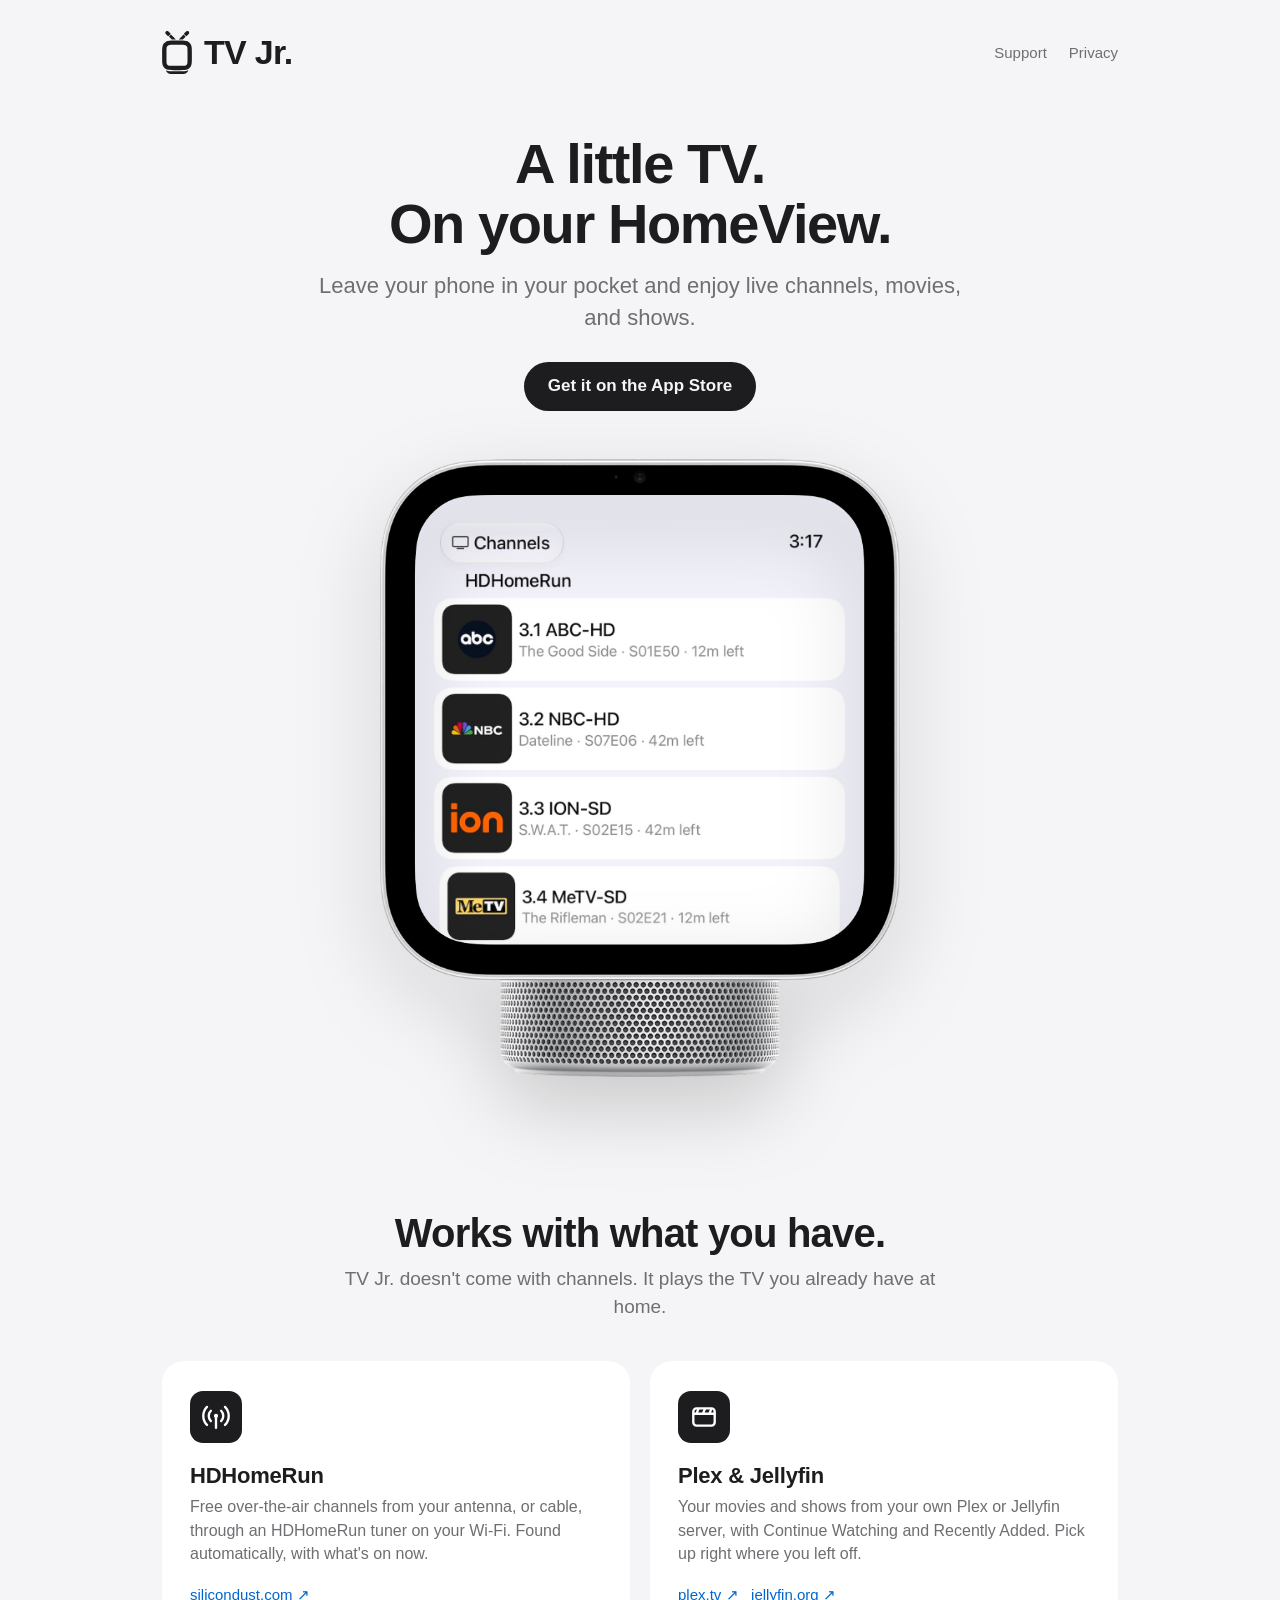
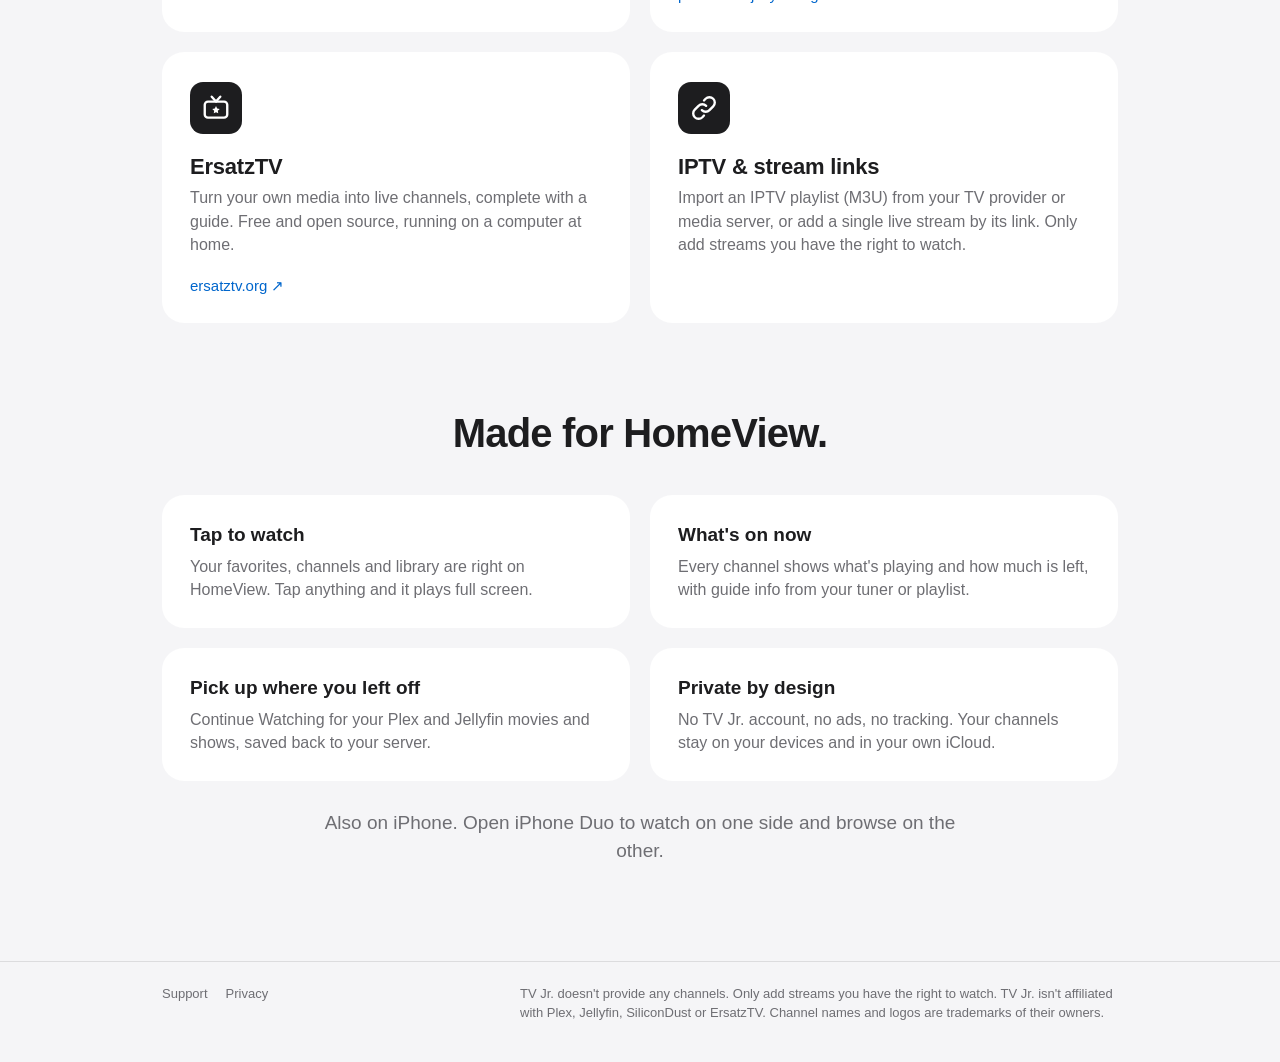
<file: index.html>
<!doctype html>
<html lang="en">
<head>
  <meta charset="utf-8">
  <meta name="viewport" content="width=device-width, initial-scale=1">
  <title>TV Jr.</title>
  <meta name="description" content="Live TV and your Plex or Jellyfin library on HomeView and iPhone. Works with HDHomeRun, Plex, Jellyfin, ErsatzTV and stream links.">
  <meta name="apple-itunes-app" content="app-id=6818644922">
  <link rel="icon" href="logo.svg" type="image/svg+xml">
  <link rel="stylesheet" href="style.css">
</head>
<body>
  <header class="site-header">
    <div class="wrap">
      <a class="brand" href="./" aria-label="TV Jr. home"><i class="logo" aria-hidden="true"></i><span>TV Jr.</span></a>
      <nav class="site-nav">
        <a href="support.html">Support</a>
        <a href="privacy.html">Privacy</a>
      </nav>
    </div>
  </header>

  <main>
    <section class="hero wrap">
      <h1>A little TV.<br>On your HomeView.</h1>
      <p class="lede">Leave your phone in your pocket and enjoy live channels, movies, and shows.</p>
      <a class="cta" href="https://apps.apple.com/app/id6818644922">Get it on the App Store</a>

      <div class="device" aria-label="TV Jr. on HomeView">
        <div class="screen" id="screen">
          <div class="placeholder"><i class="logo" aria-hidden="true"></i></div>
          <!-- Square HomeView screenshots, one per <img>. They cross-fade every few seconds. -->
          <img src="screens/channels.jpg" alt="TV Jr. on HomeView: HDHomeRun channels with what's on now">
        </div>
        <img class="frame" src="homeview.png" alt="" width="741" height="880">
      </div>
      <div class="dots" id="dots" hidden></div>
    </section>

    <section class="section wrap" id="sources">
      <h2>Works with what you have.</h2>
      <p class="sub">TV Jr. doesn't come with channels. It plays the TV you already have at home.</p>

      <div class="cards">
        <article class="card">
          <div class="icon" aria-hidden="true">
            <svg viewBox="0 0 28 28" fill="none" stroke="currentColor" stroke-width="2.2" stroke-linecap="round" stroke-linejoin="round">
              <path d="M14 15v9"/><circle cx="14" cy="13" r="2" fill="currentColor" stroke="none"/>
              <path d="M9.2 8.2a6.8 6.8 0 0 0 0 9.6M18.8 8.2a6.8 6.8 0 0 1 0 9.6"/>
              <path d="M5.6 4.6a11.9 11.9 0 0 0 0 16.8M22.4 4.6a11.9 11.9 0 0 1 0 16.8"/>
            </svg>
          </div>
          <h3>HDHomeRun</h3>
          <p>Free over-the-air channels from your antenna, or cable, through an HDHomeRun tuner on your Wi‑Fi. Found automatically, with what's on now.</p>
          <a class="more" href="https://www.silicondust.com">silicondust.com ↗</a>
        </article>

        <article class="card">
          <div class="icon" aria-hidden="true">
            <svg viewBox="0 0 28 28" fill="none" stroke="currentColor" stroke-width="2.2" stroke-linejoin="round">
              <rect x="4" y="6" width="20" height="16" rx="3"/>
              <path d="M4 11h20M9 6l-2 5M15 6l-2 5M21 6l-2 5"/>
            </svg>
          </div>
          <h3>Plex &amp; Jellyfin</h3>
          <p>Your movies and shows from your own Plex or Jellyfin server, with Continue Watching and Recently Added. Pick up right where you left off.</p>
          <p class="more"><a href="https://www.plex.tv">plex.tv ↗</a> &nbsp; <a href="https://jellyfin.org">jellyfin.org ↗</a></p>
        </article>

        <article class="card">
          <div class="icon" aria-hidden="true">
            <svg viewBox="0 0 28 28" fill="none" stroke="currentColor" stroke-width="2.2" stroke-linecap="round" stroke-linejoin="round">
              <rect x="3.5" y="8" width="21" height="15" rx="3"/>
              <path d="M10 3.5l4 4.5 4-4.5"/>
              <path d="M14 12.2l1.1 2.3 2.4.4-1.8 1.7.4 2.4-2.1-1.1-2.1 1.1.4-2.4-1.8-1.7 2.4-.4z" fill="currentColor" stroke="none"/>
            </svg>
          </div>
          <h3>ErsatzTV</h3>
          <p>Turn your own media into live channels, complete with a guide. Free and open source, running on a computer at home.</p>
          <a class="more" href="https://ersatztv.org">ersatztv.org ↗</a>
        </article>
        <article class="card">
          <div class="icon" aria-hidden="true">
            <svg viewBox="0 0 28 28" fill="none" stroke="currentColor" stroke-width="2.2" stroke-linecap="round" stroke-linejoin="round">
              <path d="M12 16a5 5 0 0 0 7.1 0l3.5-3.5a5 5 0 0 0-7.1-7.1L14 7"/>
              <path d="M16 12a5 5 0 0 0-7.1 0l-3.5 3.5a5 5 0 0 0 7.1 7.1L14 21"/>
            </svg>
          </div>
          <h3>IPTV &amp; stream links</h3>
          <p>Import an IPTV playlist (M3U) from your TV provider or media server, or add a single live stream by its link. Only add streams you have the right to watch.</p>
        </article>
      </div>

    </section>

    <section class="section wrap">
      <h2>Made for HomeView.</h2>
      <div class="features">
        <div class="feature">
          <h3>Tap to watch</h3>
          <p>Your favorites, channels and library are right on HomeView. Tap anything and it plays full screen.</p>
        </div>
        <div class="feature">
          <h3>What's on now</h3>
          <p>Every channel shows what's playing and how much is left, with guide info from your tuner or playlist.</p>
        </div>
        <div class="feature">
          <h3>Pick up where you left off</h3>
          <p>Continue Watching for your Plex and Jellyfin movies and shows, saved back to your server.</p>
        </div>
        <div class="feature">
          <h3>Private by design</h3>
          <p>No TV Jr. account, no ads, no tracking. Your channels stay on your devices and in your own iCloud.</p>
        </div>
      </div>
      <p class="sub" style="margin-top:28px">Also on iPhone. Open iPhone Duo to watch on one side and browse on the other.</p>
    </section>
  </main>

  <footer class="site-footer">
    <div class="wrap">
      <nav><a href="support.html">Support</a><a href="privacy.html">Privacy</a></nav>
      <p>TV Jr. doesn't provide any channels. Only add streams you have the right to watch. TV Jr. isn't affiliated with Plex, Jellyfin, SiliconDust or ErsatzTV. Channel names and logos are trademarks of their owners.</p>
    </div>
  </footer>

  <script>
    // Cross-fade the HomeView screenshots, with a dot for each.
    (function () {
      var shots = [].slice.call(document.querySelectorAll('#screen img'));
      if (!shots.length) return;
      var dots = document.getElementById('dots'), i = 0, timer;
      function show(n) {
        shots[i].classList.remove('on'); dots.children[i] && dots.children[i].setAttribute('aria-current', 'false');
        i = n; shots[i].classList.add('on'); dots.children[i] && dots.children[i].setAttribute('aria-current', 'true');
      }
      if (shots.length > 1) {
        shots.forEach(function (img, n) {
          var b = document.createElement('button');
          b.setAttribute('aria-label', img.alt || 'Screenshot ' + (n + 1));
          b.addEventListener('click', function () { clearInterval(timer); show(n); });
          dots.appendChild(b);
        });
        dots.hidden = false;
        if (!matchMedia('(prefers-reduced-motion: reduce)').matches)
          timer = setInterval(function () { show((i + 1) % shots.length); }, 4500);
      }
      show(0);
    })();
  </script>
</body>
</html>
</file>
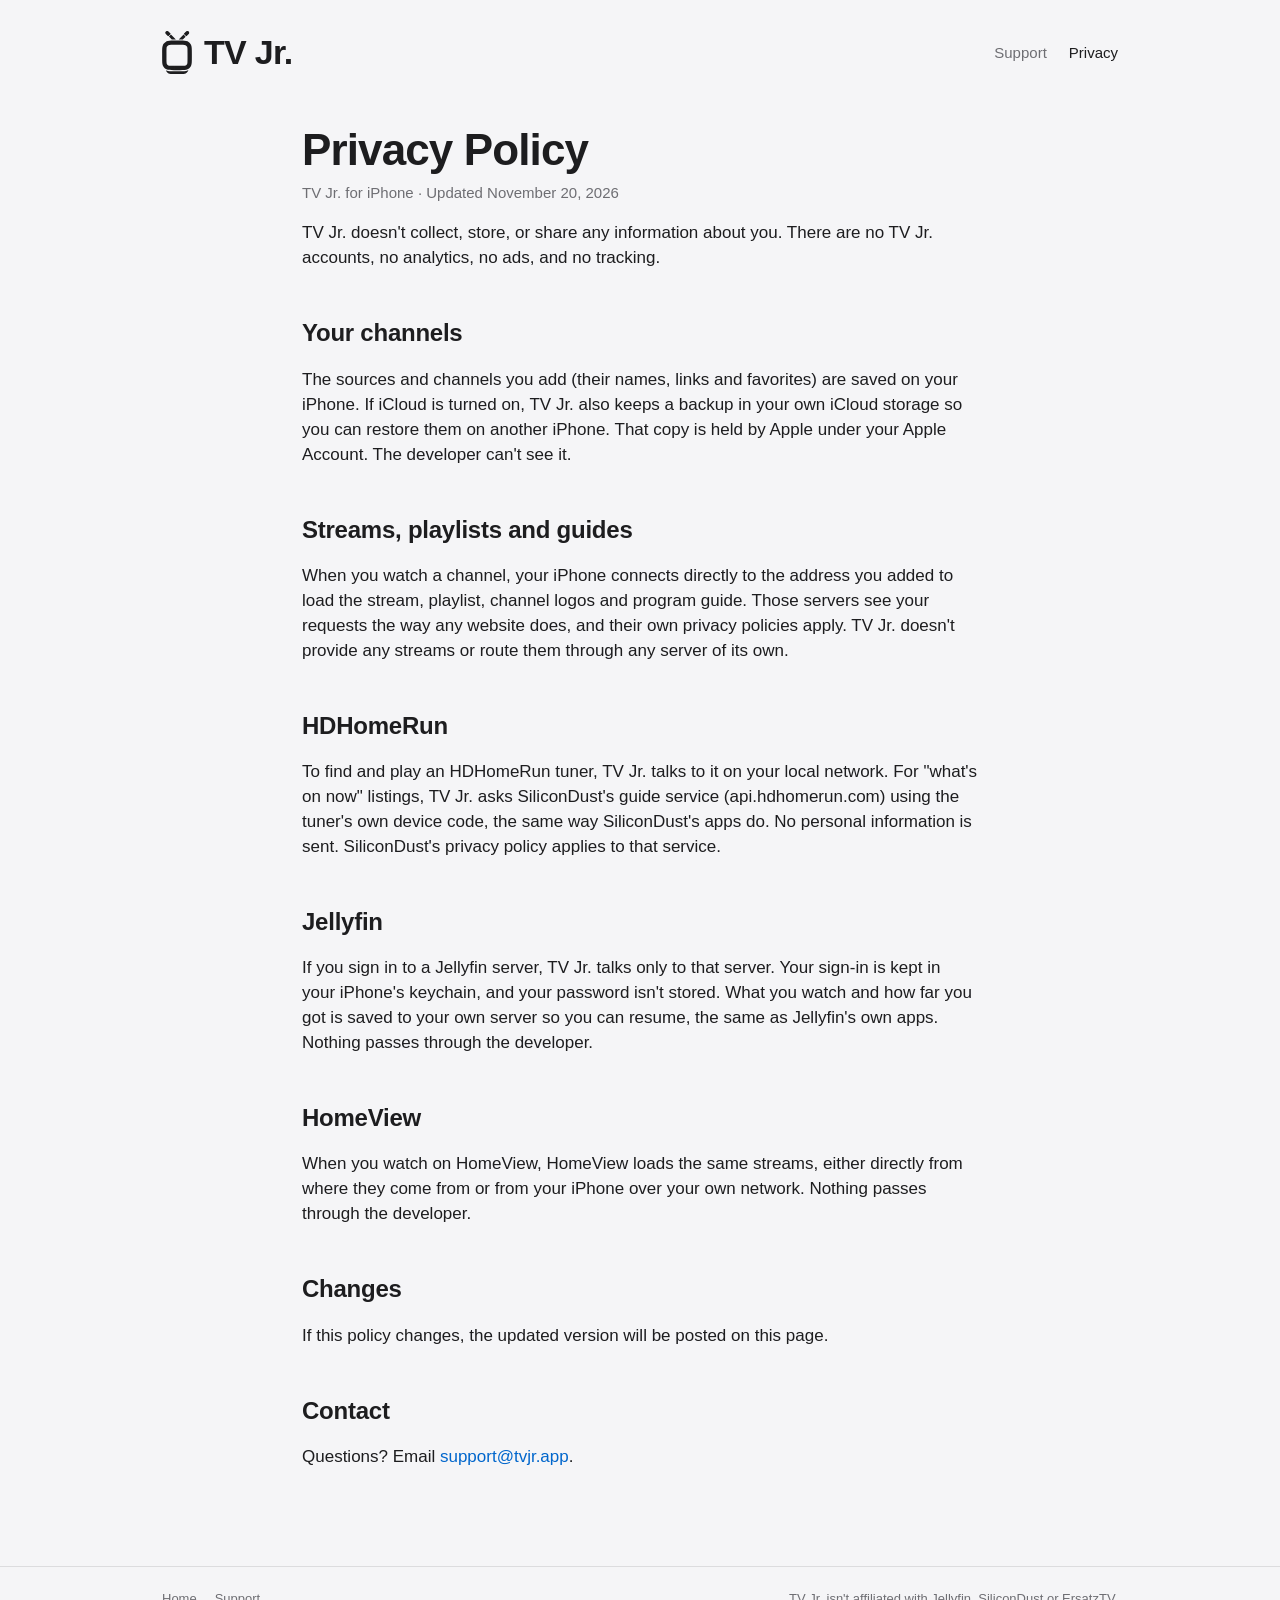
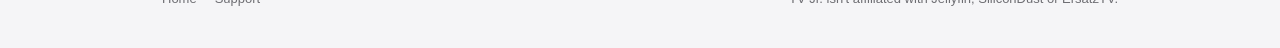
<file: privacy.html>
<!doctype html>
<html lang="en">
<head>
  <meta charset="utf-8">
  <meta name="viewport" content="width=device-width, initial-scale=1">
  <title>TV Jr. Privacy</title>
  <meta name="description" content="TV Jr. doesn't collect, store, or share any information about you.">
  <link rel="icon" href="logo.svg" type="image/svg+xml">
  <link rel="stylesheet" href="style.css">
</head>
<body>
  <header class="site-header">
    <div class="wrap">
      <a class="brand" href="./" aria-label="TV Jr. home"><i class="logo" aria-hidden="true"></i><span>TV Jr.</span></a>
      <nav class="site-nav">
        <a href="support.html">Support</a>
        <a href="privacy.html" aria-current="page">Privacy</a>
      </nav>
    </div>
  </header>

  <main class="wrap page">
    <h1>Privacy Policy</h1>
    <p class="updated">TV Jr. for iPhone · Updated November 20, 2026</p>

    <p>TV Jr. doesn't collect, store, or share any information about you. There are no TV Jr. accounts, no analytics, no ads, and no tracking.</p>

    <h2>Your channels</h2>
    <p>The sources and channels you add (their names, links and favorites) are saved on your iPhone. If iCloud is turned on, TV Jr. also keeps a backup in your own iCloud storage so you can restore them on another iPhone. That copy is held by Apple under your Apple Account. The developer can't see it.</p>

    <h2>Streams, playlists and guides</h2>
    <p>When you watch a channel, your iPhone connects directly to the address you added to load the stream, playlist, channel logos and program guide. Those servers see your requests the way any website does, and their own privacy policies apply. TV Jr. doesn't provide any streams or route them through any server of its own.</p>

    <h2>HDHomeRun</h2>
    <p>To find and play an HDHomeRun tuner, TV Jr. talks to it on your local network. For "what's on now" listings, TV Jr. asks SiliconDust's guide service (api.hdhomerun.com) using the tuner's own device code, the same way SiliconDust's apps do. No personal information is sent. SiliconDust's privacy policy applies to that service.</p>

    <h2>Jellyfin</h2>
    <p>If you sign in to a Jellyfin server, TV Jr. talks only to that server. Your sign-in is kept in your iPhone's keychain, and your password isn't stored. What you watch and how far you got is saved to your own server so you can resume, the same as Jellyfin's own apps. Nothing passes through the developer.</p>

    <h2>HomeView</h2>
    <p>When you watch on HomeView, HomeView loads the same streams, either directly from where they come from or from your iPhone over your own network. Nothing passes through the developer.</p>

    <h2>Changes</h2>
    <p>If this policy changes, the updated version will be posted on this page.</p>

    <h2>Contact</h2>
    <p>Questions? Email <a href="mailto:support@tvjr.app">support@tvjr.app</a>.</p>
  </main>

  <footer class="site-footer">
    <div class="wrap">
      <nav><a href="./">Home</a><a href="support.html">Support</a></nav>
      <p>TV Jr. isn't affiliated with Jellyfin, SiliconDust or ErsatzTV.</p>
    </div>
  </footer>
</body>
</html>
</file>
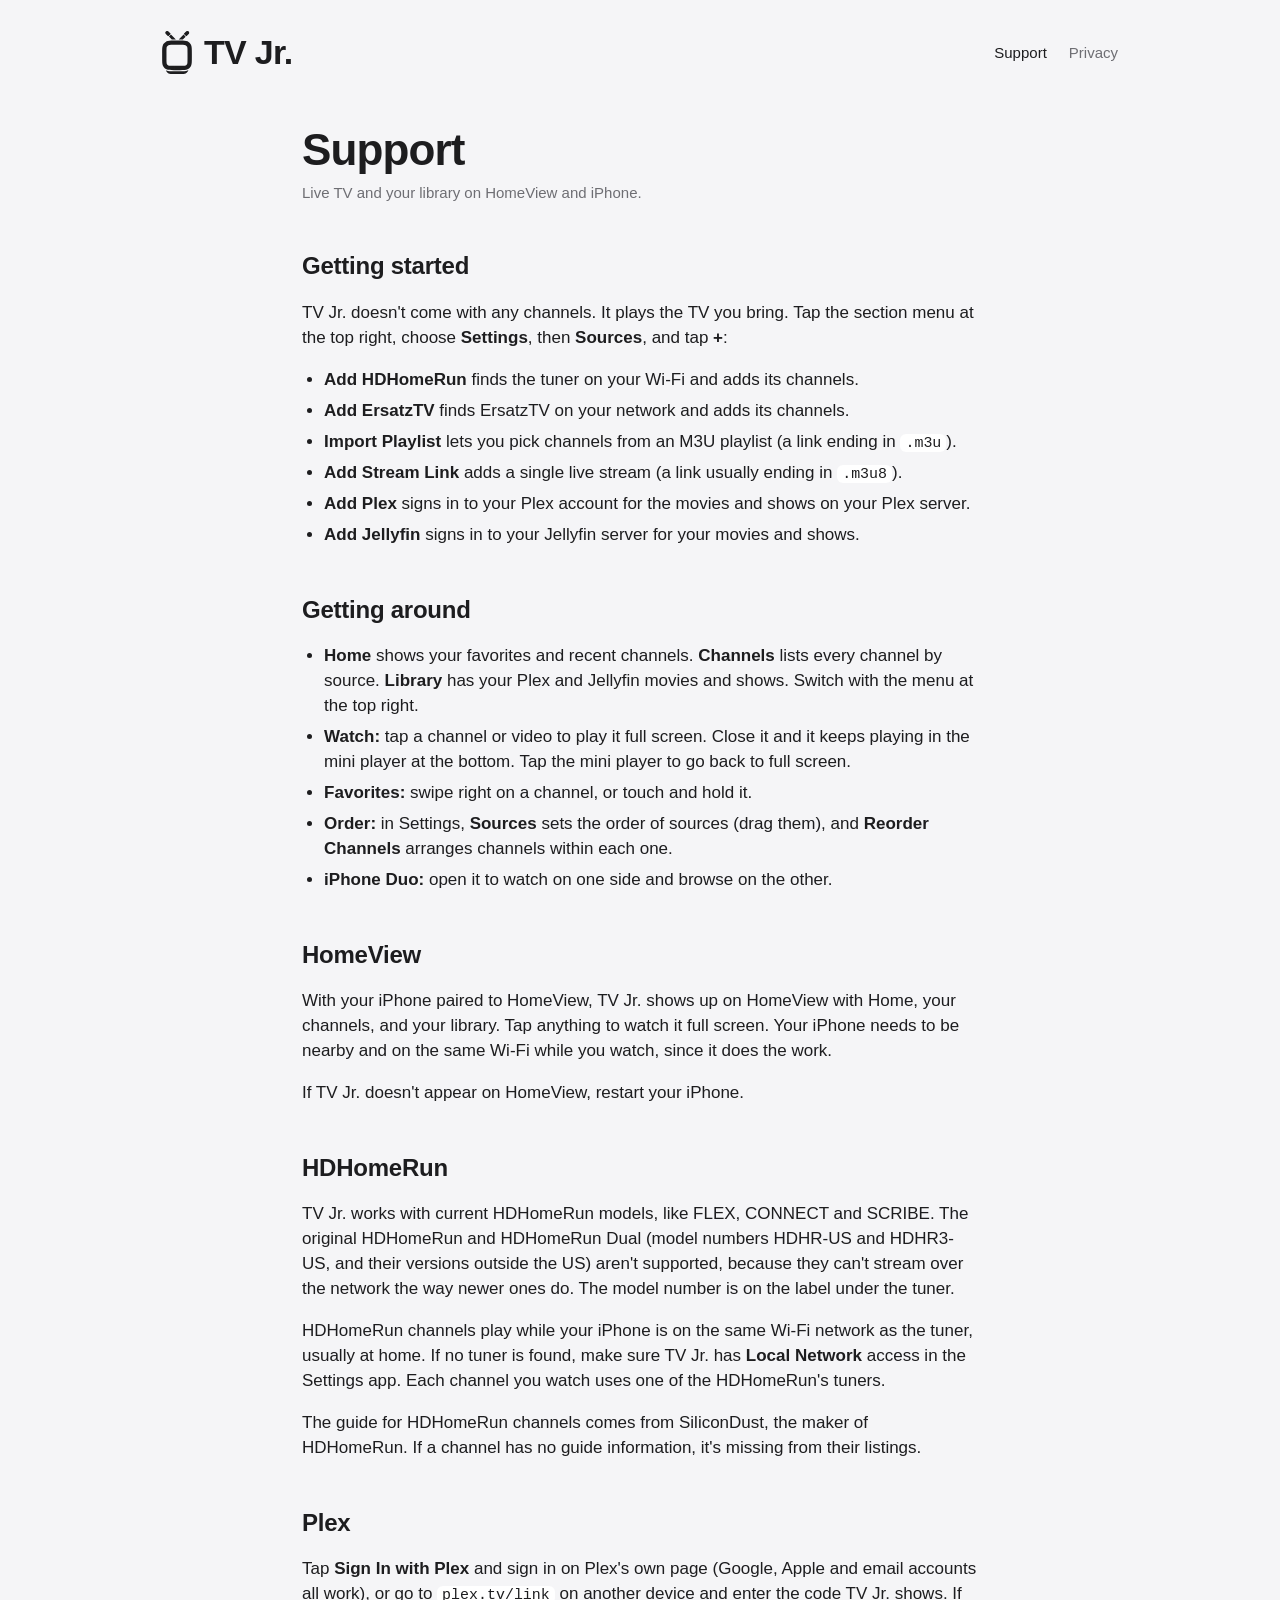
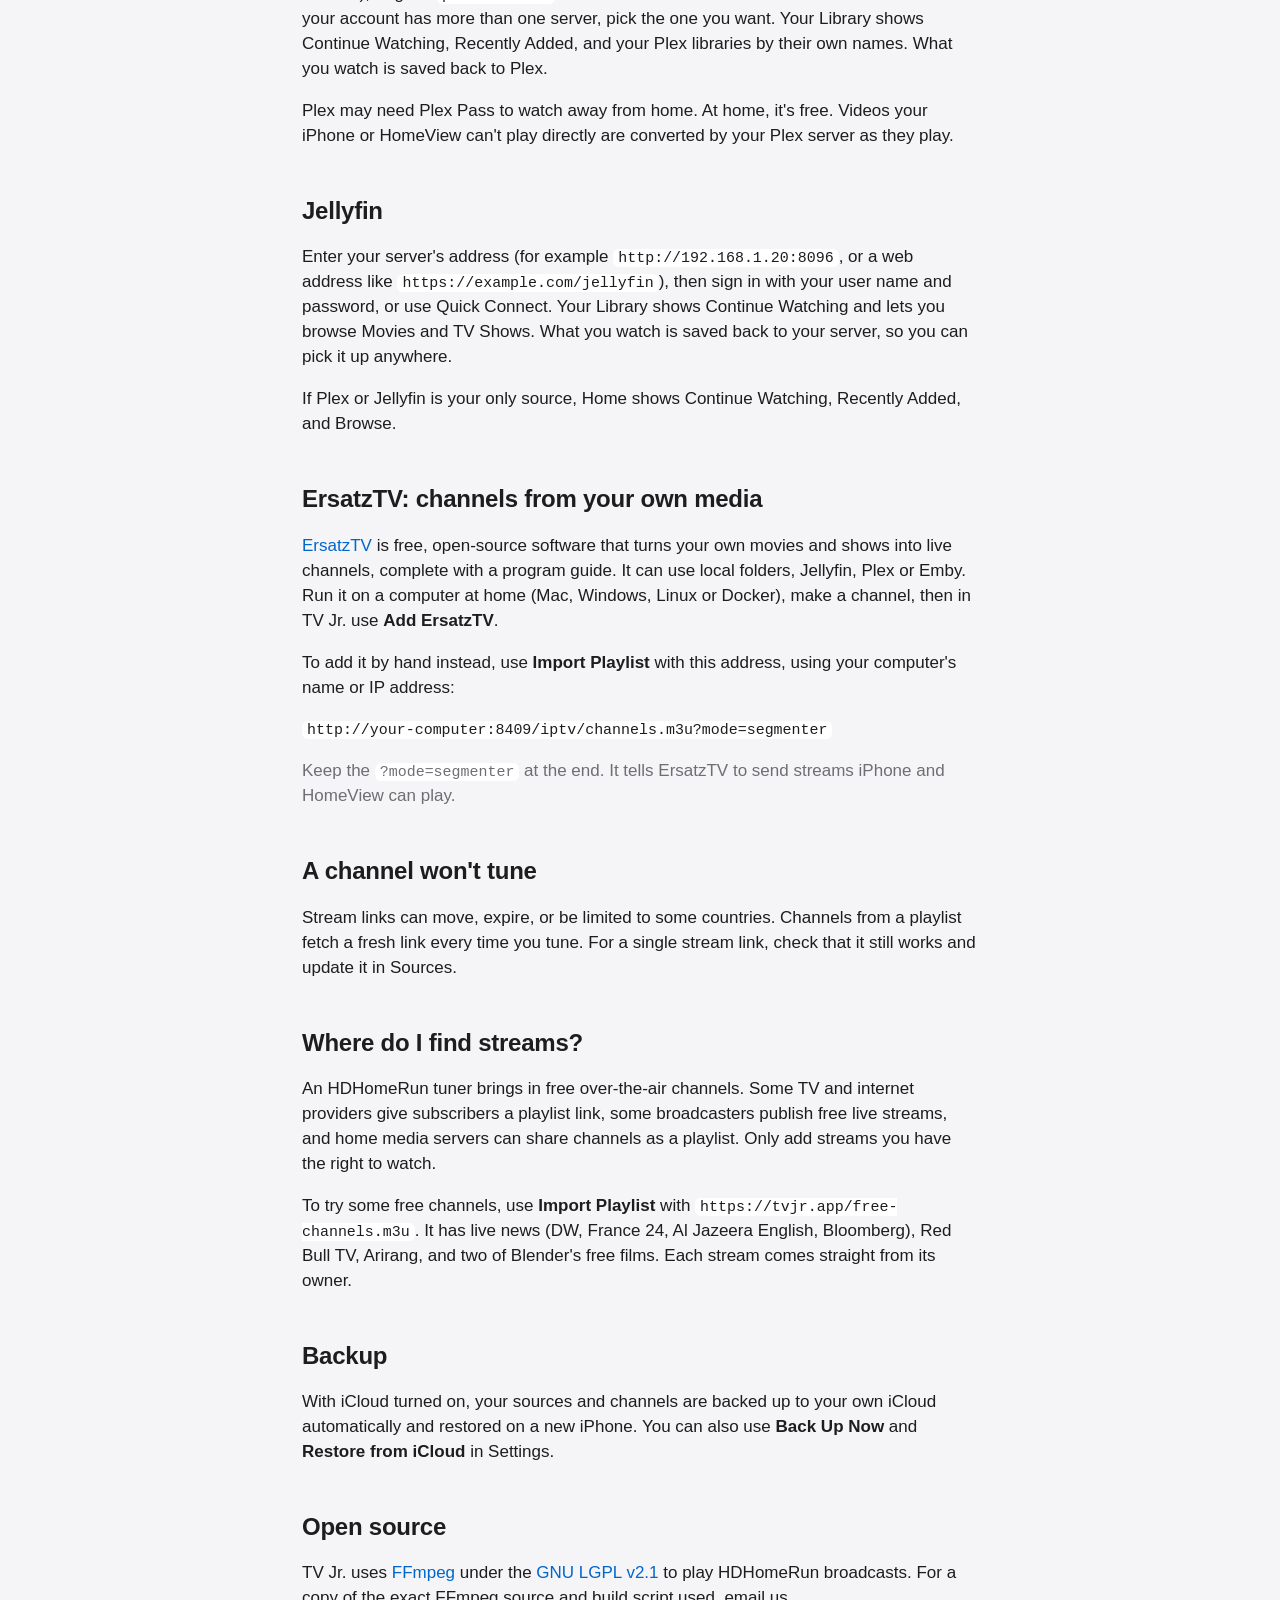
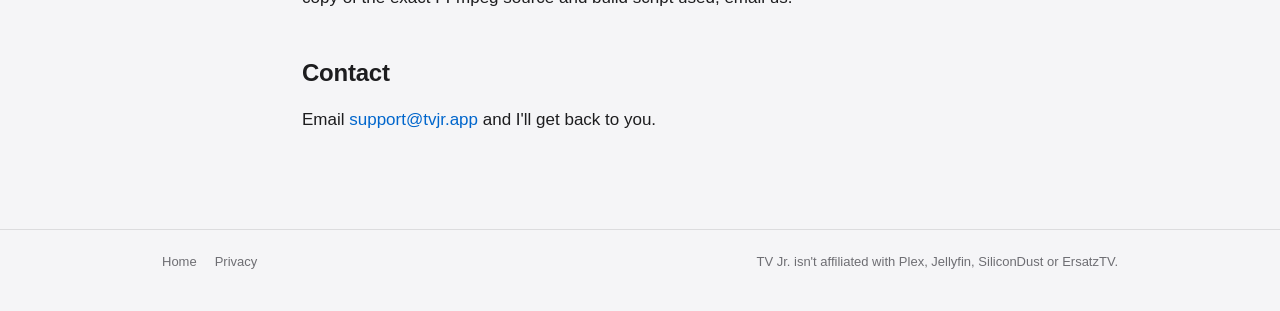
<file: support.html>
<!doctype html>
<html lang="en">
<head>
  <meta charset="utf-8">
  <meta name="viewport" content="width=device-width, initial-scale=1">
  <title>TV Jr. Support</title>
  <meta name="description" content="Help with TV Jr.: adding HDHomeRun, Plex, Jellyfin, ErsatzTV and playlists, watching on HomeView, and contact.">
  <link rel="icon" href="logo.svg" type="image/svg+xml">
  <link rel="stylesheet" href="style.css">
</head>
<body>
  <header class="site-header">
    <div class="wrap">
      <a class="brand" href="./" aria-label="TV Jr. home"><i class="logo" aria-hidden="true"></i><span>TV Jr.</span></a>
      <nav class="site-nav">
        <a href="support.html" aria-current="page">Support</a>
        <a href="privacy.html">Privacy</a>
      </nav>
    </div>
  </header>

  <main class="wrap page">
    <h1>Support</h1>
    <p class="updated">Live TV and your library on HomeView and iPhone.</p>

    <h2>Getting started</h2>
    <p>TV Jr. doesn't come with any channels. It plays the TV you bring. Tap the section menu at the top right, choose <strong>Settings</strong>, then <strong>Sources</strong>, and tap <strong>+</strong>:</p>
    <ul>
      <li><strong>Add HDHomeRun</strong> finds the tuner on your Wi‑Fi and adds its channels.</li>
      <li><strong>Add ErsatzTV</strong> finds ErsatzTV on your network and adds its channels.</li>
      <li><strong>Import Playlist</strong> lets you pick channels from an M3U playlist (a link ending in <code>.m3u</code>).</li>
      <li><strong>Add Stream Link</strong> adds a single live stream (a link usually ending in <code>.m3u8</code>).</li>
      <li><strong>Add Plex</strong> signs in to your Plex account for the movies and shows on your Plex server.</li>
      <li><strong>Add Jellyfin</strong> signs in to your Jellyfin server for your movies and shows.</li>
    </ul>

    <h2>Getting around</h2>
    <ul>
      <li><strong>Home</strong> shows your favorites and recent channels. <strong>Channels</strong> lists every channel by source. <strong>Library</strong> has your Plex and Jellyfin movies and shows. Switch with the menu at the top right.</li>
      <li><strong>Watch:</strong> tap a channel or video to play it full screen. Close it and it keeps playing in the mini player at the bottom. Tap the mini player to go back to full screen.</li>
      <li><strong>Favorites:</strong> swipe right on a channel, or touch and hold it.</li>
      <li><strong>Order:</strong> in Settings, <strong>Sources</strong> sets the order of sources (drag them), and <strong>Reorder Channels</strong> arranges channels within each one.</li>
      <li><strong>iPhone Duo:</strong> open it to watch on one side and browse on the other.</li>
    </ul>

    <h2>HomeView</h2>
    <p>With your iPhone paired to HomeView, TV Jr. shows up on HomeView with Home, your channels, and your library. Tap anything to watch it full screen. Your iPhone needs to be nearby and on the same Wi‑Fi while you watch, since it does the work.</p>
    <p>If TV Jr. doesn't appear on HomeView, restart your iPhone.</p>

    <h2>HDHomeRun</h2>
    <p>TV Jr. works with current HDHomeRun models, like FLEX, CONNECT and SCRIBE. The original HDHomeRun and HDHomeRun Dual (model numbers HDHR-US and HDHR3-US, and their versions outside the US) aren't supported, because they can't stream over the network the way newer ones do. The model number is on the label under the tuner.</p>
    <p>HDHomeRun channels play while your iPhone is on the same Wi‑Fi network as the tuner, usually at home. If no tuner is found, make sure TV Jr. has <strong>Local Network</strong> access in the Settings app. Each channel you watch uses one of the HDHomeRun's tuners.</p>
    <p>The guide for HDHomeRun channels comes from SiliconDust, the maker of HDHomeRun. If a channel has no guide information, it's missing from their listings.</p>

    <h2>Plex</h2>
    <p>Tap <strong>Sign In with Plex</strong> and sign in on Plex's own page (Google, Apple and email accounts all work), or go to <code>plex.tv/link</code> on another device and enter the code TV Jr. shows. If your account has more than one server, pick the one you want. Your Library shows Continue Watching, Recently Added, and your Plex libraries by their own names. What you watch is saved back to Plex.</p>
    <p>Plex may need Plex Pass to watch away from home. At home, it's free. Videos your iPhone or HomeView can't play directly are converted by your Plex server as they play.</p>

    <h2>Jellyfin</h2>
    <p>Enter your server's address (for example <code>http://192.168.1.20:8096</code>, or a web address like <code>https://example.com/jellyfin</code>), then sign in with your user name and password, or use Quick Connect. Your Library shows Continue Watching and lets you browse Movies and TV Shows. What you watch is saved back to your server, so you can pick it up anywhere.</p>
    <p>If Plex or Jellyfin is your only source, Home shows Continue Watching, Recently Added, and Browse.</p>

    <h2>ErsatzTV: channels from your own media</h2>
    <p><a href="https://ersatztv.org">ErsatzTV</a> is free, open-source software that turns your own movies and shows into live channels, complete with a program guide. It can use local folders, Jellyfin, Plex or Emby. Run it on a computer at home (Mac, Windows, Linux or Docker), make a channel, then in TV Jr. use <strong>Add ErsatzTV</strong>.</p>
    <p>To add it by hand instead, use <strong>Import Playlist</strong> with this address, using your computer's name or IP address:</p>
    <p><code>http://your-computer:8409/iptv/channels.m3u?mode=segmenter</code></p>
    <p class="note">Keep the <code>?mode=segmenter</code> at the end. It tells ErsatzTV to send streams iPhone and HomeView can play.</p>

    <h2>A channel won't tune</h2>
    <p>Stream links can move, expire, or be limited to some countries. Channels from a playlist fetch a fresh link every time you tune. For a single stream link, check that it still works and update it in Sources.</p>

    <h2>Where do I find streams?</h2>
    <p>An HDHomeRun tuner brings in free over-the-air channels. Some TV and internet providers give subscribers a playlist link, some broadcasters publish free live streams, and home media servers can share channels as a playlist. Only add streams you have the right to watch.</p>
    <p>To try some free channels, use <strong>Import Playlist</strong> with <code>https://tvjr.app/free-channels.m3u</code>. It has live news (DW, France 24, Al Jazeera English, Bloomberg), Red Bull TV, Arirang, and two of Blender's free films. Each stream comes straight from its owner.</p>

    <h2>Backup</h2>
    <p>With iCloud turned on, your sources and channels are backed up to your own iCloud automatically and restored on a new iPhone. You can also use <strong>Back Up Now</strong> and <strong>Restore from iCloud</strong> in Settings.</p>

    <h2>Open source</h2>
    <p>TV Jr. uses <a href="https://ffmpeg.org">FFmpeg</a> under the <a href="https://www.gnu.org/licenses/old-licenses/lgpl-2.1.html">GNU LGPL v2.1</a> to play HDHomeRun broadcasts. For a copy of the exact FFmpeg source and build script used, email us.</p>

    <h2>Contact</h2>
    <p>Email <a href="mailto:support@tvjr.app">support@tvjr.app</a> and I'll get back to you.</p>
  </main>

  <footer class="site-footer">
    <div class="wrap">
      <nav><a href="./">Home</a><a href="privacy.html">Privacy</a></nav>
      <p>TV Jr. isn't affiliated with Plex, Jellyfin, SiliconDust or ErsatzTV.</p>
    </div>
  </footer>
</body>
</html>
</file>
<file: style.css>
:root {
  --bg: #f5f5f7;
  --card: #ffffff;
  --text: #1d1d1f;
  --secondary: #6e6e73;
  --hairline: rgba(0, 0, 0, 0.1);
  --link: #0066cc;
  color-scheme: light dark;
}

@media (prefers-color-scheme: dark) {
  :root {
    --bg: #000000;
    --card: #1c1c1e;
    --text: #f5f5f7;
    --secondary: #a1a1a6;
    --hairline: rgba(255, 255, 255, 0.14);
    --link: #2997ff;
  }
}

* { box-sizing: border-box; }

html { -webkit-text-size-adjust: 100%; }

body {
  margin: 0;
  background: var(--bg);
  color: var(--text);
  font-family: -apple-system, BlinkMacSystemFont, "SF Pro Text", "Helvetica Neue", Helvetica, Arial, sans-serif;
  font-size: 17px;
  line-height: 1.47;
  -webkit-font-smoothing: antialiased;
}

a { color: var(--link); text-decoration: none; }
a:hover { text-decoration: underline; }

.wrap { max-width: 1000px; margin: 0 auto; padding: 0 22px; }

/* Header */

.site-header { padding: 28px 0 0; }
.site-header .wrap { display: flex; align-items: center; justify-content: space-between; gap: 16px; }

.brand { display: inline-flex; align-items: center; gap: 12px; color: var(--text); }
.brand:hover { text-decoration: none; }
.brand .logo { width: 30px; height: 43px; }
.brand span { font-size: 34px; font-weight: 700; letter-spacing: -0.02em; }

.logo {
  display: inline-block;
  background: currentColor;
  -webkit-mask: url(logo.svg) center / contain no-repeat;
  mask: url(logo.svg) center / contain no-repeat;
}

.site-nav { display: flex; gap: 22px; font-size: 15px; }
.site-nav a { color: var(--secondary); }
.site-nav a:hover, .site-nav a[aria-current] { color: var(--text); text-decoration: none; }

/* Hero */

.hero { text-align: center; padding-top: 56px; padding-bottom: 24px; }
.hero h1 {
  margin: 0 auto;
  max-width: 14em;
  font-size: clamp(36px, 6vw, 56px);
  line-height: 1.07;
  font-weight: 700;
  letter-spacing: -0.025em;
}
.hero p.lede {
  margin: 16px auto 0;
  max-width: 30em;
  font-size: clamp(19px, 2.4vw, 22px);
  color: var(--secondary);
}

.cta {
  display: inline-block;
  margin-top: 28px;
  padding: 12px 24px;
  border-radius: 980px;
  background: var(--text);
  color: var(--bg);
  font-size: 17px;
  font-weight: 600;
}
.cta:hover { text-decoration: none; opacity: 0.85; }

/* HomeView: the photo on top, with its screen cut out; screenshots sit behind the opening.
   The opening is 640×640 at (50, 51) in the 741×880 image, padded a pixel under the bezel. */

.device {
  position: relative;
  width: min(520px, 100%);
  margin: 48px auto 0;
  aspect-ratio: 741 / 880;
}

.device .frame {
  position: relative;
  display: block;
  width: 100%;
  height: auto;
  pointer-events: none;
  filter: drop-shadow(0 30px 40px rgba(0, 0, 0, 0.18));
}

.device .screen {
  position: absolute;
  left: calc(49 / 741 * 100%);
  top: calc(50 / 880 * 100%);
  width: calc(642 / 741 * 100%);
  height: calc(642 / 880 * 100%);
  overflow: hidden;
  background: #1c1c1e;
}

.device .screen img {
  position: absolute;
  inset: 0;
  width: 100%;
  height: 100%;
  object-fit: cover;
  opacity: 0;
  transition: opacity 0.8s ease;
}
.device .screen img.on { opacity: 1; }

.device .placeholder {
  position: absolute;
  inset: 0;
  display: grid;
  place-items: center;
  background: radial-gradient(circle at 50% 45%, #2c2c30, #151517);
}
.device .placeholder .logo { width: 22%; aspect-ratio: 566 / 819; color: rgba(255, 255, 255, 0.18); }

.dots { display: flex; justify-content: center; gap: 8px; margin-top: 22px; }
.dots button {
  width: 8px; height: 8px; padding: 0;
  border: 0; border-radius: 50%;
  background: var(--secondary); opacity: 0.35; cursor: pointer;
}
.dots button[aria-current="true"] { opacity: 1; }

/* Sources */

.section { padding-top: 88px; }
.section h2 {
  margin: 0;
  text-align: center;
  font-size: clamp(30px, 4.4vw, 40px);
  line-height: 1.1;
  font-weight: 700;
  letter-spacing: -0.02em;
}
.section .sub { margin: 10px auto 0; max-width: 34em; text-align: center; color: var(--secondary); font-size: 19px; }

.cards {
  display: grid;
  grid-template-columns: repeat(2, 1fr);
  gap: 20px;
  margin-top: 40px;
}

.card {
  display: flex;
  flex-direction: column;
  padding: 30px 28px 26px;
  border-radius: 22px;
  background: var(--card);
}
.card .icon {
  width: 52px; height: 52px;
  display: grid; place-items: center;
  border-radius: 13px;
  background: var(--text);   /* black tile, white glyph (flips in dark mode) */
  color: var(--card);
}
.card .icon svg { width: 30px; height: 30px; }
.card h3 { margin: 20px 0 6px; font-size: 22px; line-height: 1.2; letter-spacing: -0.01em; }
.card p { margin: 0; color: var(--secondary); font-size: 16px; }
.card .more { margin-top: auto; padding-top: 18px; font-size: 15px; }

.also {
  margin-top: 20px;
  padding: 22px 28px;
  border-radius: 22px;
  background: var(--card);
  color: var(--secondary);
  font-size: 16px;
}
.also strong { color: var(--text); }

/* Features */

.features {
  display: grid;
  grid-template-columns: repeat(2, 1fr);
  gap: 20px;
  margin-top: 40px;
}
.feature { padding: 26px 28px; border-radius: 22px; background: var(--card); }
.feature h3 { margin: 0 0 6px; font-size: 19px; }
.feature p { margin: 0; color: var(--secondary); font-size: 16px; }

/* Plain pages (Support, Privacy) */

.page { max-width: 720px; padding-top: 48px; }
.page h1 { margin: 0; font-size: clamp(34px, 5vw, 44px); line-height: 1.1; letter-spacing: -0.02em; }
.page .updated { margin: 8px 0 0; color: var(--secondary); font-size: 15px; }
.page h2 { margin: 44px 0 10px; font-size: 24px; letter-spacing: -0.01em; }
.page p, .page li { color: var(--text); }
.page ul, .page ol { padding-left: 1.3em; }
.page li { margin: 6px 0; }
.page code {
  font-family: ui-monospace, "SF Mono", Menlo, monospace;
  font-size: 0.88em;
  padding: 1px 5px;
  border-radius: 6px;
  background: var(--card);
  overflow-wrap: anywhere;
}
.page .note { color: var(--secondary); }

/* Footer */

.site-footer {
  margin-top: 96px;
  padding: 22px 0 40px;
  border-top: 1px solid var(--hairline);
  color: var(--secondary);
  font-size: 13px;
}
.site-footer .wrap { display: flex; flex-wrap: wrap; justify-content: space-between; gap: 10px 24px; }
.site-footer nav { display: flex; gap: 18px; }
.site-footer a { color: var(--secondary); }
.site-footer p { margin: 0; max-width: 46em; }

@media (max-width: 760px) {
  .cards, .features { grid-template-columns: 1fr; }
  .site-nav { gap: 16px; }
  .brand span { font-size: 28px; }
  .brand .logo { width: 25px; height: 36px; }
}

@media (prefers-reduced-motion: reduce) {
  .device .screen img { transition: none; }
}
</file>
